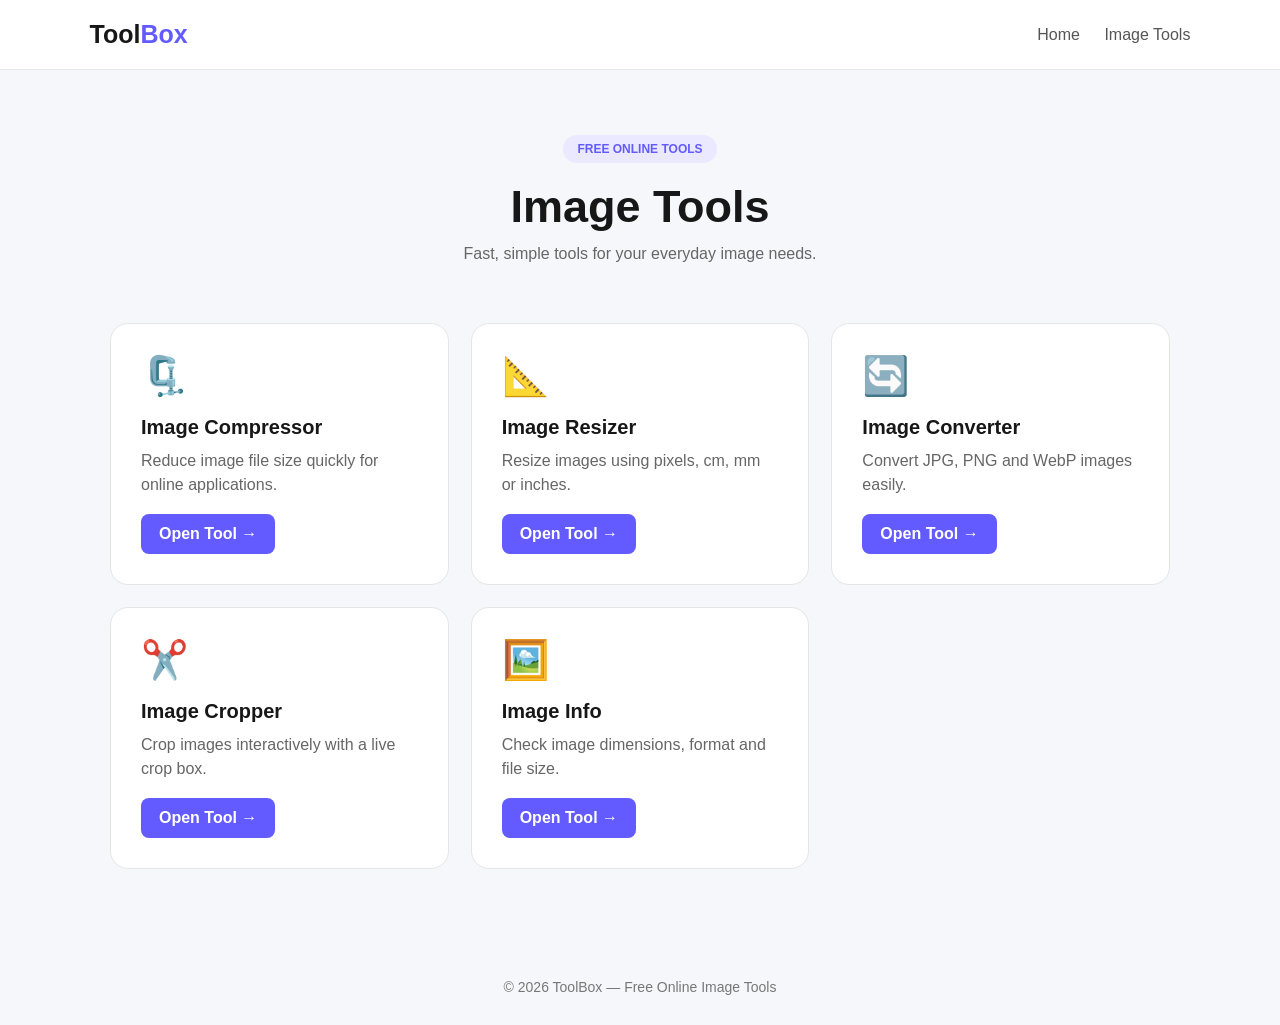
<file: index.html>
<!DOCTYPE html>
<html lang="en">
<head>
    <meta charset="UTF-8">
    <meta name="viewport" content="width=device-width, initial-scale=1.0">

    <title>ToolBox - Free Image Tools</title>
    <meta name="description"
          content="Free online image compressor, resizer, converter, cropper and image information tools.">

    <link rel="stylesheet" href="style.css">
</head>

<body>

<header class="navbar">

    <div class="logo">
        Tool<span>Box</span>
    </div>

    <nav>
        <a href="#" onclick="showHome()">Home</a>
        <a href="#" onclick="showHome()">Image Tools</a>
    </nav>

</header>


<!-- ================= HOME ================= -->

<section id="home">

    <div class="hero">

        <span class="badge">FREE ONLINE TOOLS</span>

        <h1>Image Tools</h1>

        <p>
            Fast, simple tools for your everyday image needs.
        </p>

    </div>


    <div class="container">

        <div class="tools-grid">

            <div class="tool-card" onclick="openTool('compressor')">
                <div class="tool-icon">🗜️</div>
                <h2>Image Compressor</h2>
                <p>
                    Reduce image file size quickly for online applications.
                </p>
                <button>Open Tool →</button>
            </div>


            <div class="tool-card" onclick="openTool('resizer')">
                <div class="tool-icon">📐</div>
                <h2>Image Resizer</h2>
                <p>
                    Resize images using pixels, cm, mm or inches.
                </p>
                <button>Open Tool →</button>
            </div>


            <div class="tool-card" onclick="openTool('converter')">
                <div class="tool-icon">🔄</div>
                <h2>Image Converter</h2>
                <p>
                    Convert JPG, PNG and WebP images easily.
                </p>
                <button>Open Tool →</button>
            </div>


            <div class="tool-card" onclick="openTool('cropper')">
                <div class="tool-icon">✂️</div>
                <h2>Image Cropper</h2>
                <p>
                    Crop images interactively with a live crop box.
                </p>
                <button>Open Tool →</button>
            </div>


            <div class="tool-card" onclick="openTool('info')">
                <div class="tool-icon">🖼️</div>
                <h2>Image Info</h2>
                <p>
                    Check image dimensions, format and file size.
                </p>
                <button>Open Tool →</button>
            </div>

        </div>

    </div>

</section>


<!-- ================= COMPRESSOR ================= -->

<section id="compressor" class="tool-page">

    <button class="back" onclick="showHome()">← Back</button>

    <h2>🗜️ Image Compressor</h2>

    <label class="upload-box" for="compressInput">

        <div class="upload-icon">🖼️</div>

        <strong>Choose or drop an image</strong>

        <span>JPG, PNG or WebP</span>

    </label>

    <input
        type="file"
        id="compressInput"
        accept="image/jpeg,image/png,image/webp"
        hidden
    >

    <img id="compressPreview" class="preview">


    <div id="compressControls" class="panel" hidden>

        <h3>Target file size</h3>

        <div class="target-display">
            <strong id="targetValue">200 KB</strong>
        </div>

        <input
            type="range"
            id="sizeSlider"
            min="20"
            max="2000"
            value="200"
            step="10"
        >

        <div class="quick-grid">

            <button class="quick-size" data-size="100">
                Under 100 KB
            </button>

            <button class="quick-size active" data-size="200">
                Under 200 KB
            </button>

            <button class="quick-size" data-size="500">
                Under 500 KB
            </button>

        </div>

        <button class="primary full" onclick="compressImage()">
            ⚡ Compress & Download
        </button>

    </div>

    <div id="compressResult" class="result"></div>

</section>


<!-- ================= RESIZER ================= -->

<section id="resizer" class="tool-page">

    <button class="back" onclick="showHome()">← Back</button>

    <h2>📐 Image Resizer</h2>

    <p class="tool-description">
        Quickly resize your image for forms, websites and social media.
    </p>


    <label class="upload-box" for="resizeInput">

        <div class="upload-icon">📷</div>

        <strong>Choose or drop an image</strong>

        <span>JPG, PNG or WebP</span>

    </label>

    <input
        type="file"
        id="resizeInput"
        accept="image/*"
        hidden
    >


    <div id="resizeWorkspace" hidden>

        <img id="resizePreview" class="preview">


        <div class="panel">

            <div class="section-title">
                Dimensions
            </div>


            <div class="row">

                <div class="field">

                    <label>Width</label>

                    <input
                        type="number"
                        id="resizeWidth"
                        min="1"
                    >

                </div>


                <div class="lock-area">

                    <button
                        id="ratioLock"
                        class="lock-button active"
                        onclick="toggleRatioLock()">

                        🔒

                    </button>

                </div>


                <div class="field">

                    <label>Height</label>

                    <input
                        type="number"
                        id="resizeHeight"
                        min="1"
                    >

                </div>

            </div>


            <div class="row">

                <div class="field">

                    <label>Unit</label>

                    <select id="resizeUnit">

                        <option value="px">Pixels (px)</option>
                        <option value="cm">Centimeters (cm)</option>
                        <option value="mm">Millimeters (mm)</option>
                        <option value="in">Inches (in)</option>

                    </select>

                </div>


                <div class="field">

                    <label>DPI</label>

                    <select id="resizeDpi">

                        <option value="72">72 DPI</option>
                        <option value="96">96 DPI</option>
                        <option value="150">150 DPI</option>
                        <option value="300" selected>300 DPI</option>
                        <option value="600">600 DPI</option>

                    </select>

                </div>

            </div>


            <div class="presets">

                <div class="section-title">
                    Quick sizes
                </div>

                <div class="preset-grid">

                    <button onclick="setResizePreset(300,400)">
                        300 × 400 px
                    </button>

                    <button onclick="setResizePreset(600,600)">
                        600 × 600 px
                    </button>

                    <button onclick="setResizePreset(1080,1080)">
                        1080 × 1080 px
                    </button>

                    <button onclick="setResizePreset(1920,1080)">
                        1920 × 1080 px
                    </button>

                </div>

            </div>


            <div class="resize-meta" id="resizeMeta"></div>


            <button
                class="primary full"
                onclick="resizeImage()">

                📐 Resize & Download

            </button>

        </div>

    </div>


    <div id="resizeResult" class="result"></div>

</section>


<!-- ================= CONVERTER ================= -->

<section id="converter" class="tool-page">

    <button class="back" onclick="showHome()">← Back</button>

    <h2>🔄 Image Converter</h2>

    <p class="tool-description">
        Convert your image to JPG, PNG or WebP.
    </p>


    <label class="upload-box" for="convertInput">

        <div class="upload-icon">🔄</div>

        <strong>Choose an image</strong>

        <span>JPG, PNG or WebP</span>

    </label>

    <input
        type="file"
        id="convertInput"
        accept="image/*"
        hidden
    >


    <img id="convertPreview" class="preview">


    <div id="convertControls" class="panel" hidden>

        <label>Convert to</label>

        <select id="format">

            <option value="image/jpeg">JPG</option>
            <option value="image/png">PNG</option>
            <option value="image/webp">WebP</option>

        </select>

        <button
            class="primary full"
            onclick="convertImage()">

            🔄 Convert & Download

        </button>

    </div>


    <div id="convertResult" class="result"></div>

</section>


<!-- ================= CROPPER ================= -->

<section id="cropper" class="tool-page">

    <button class="back" onclick="showHome()">← Back</button>

    <h2>✂️ Image Cropper</h2>

    <p class="tool-description">
        Drag the crop box and adjust its corners.
    </p>


    <label class="upload-box" for="cropInput">

        <div class="upload-icon">✂️</div>

        <strong>Choose an image</strong>

        <span>JPG, PNG or WebP</span>

    </label>

    <input
        type="file"
        id="cropInput"
        accept="image/*"
        hidden
    >


    <div id="cropWorkspace" class="crop-workspace" hidden>

        <div id="cropStage" class="crop-stage">

            <img id="cropImage">

            <div id="cropOverlay">

                <div id="cropBox">

                    <div class="grid-line vertical v1"></div>
                    <div class="grid-line vertical v2"></div>

                    <div class="grid-line horizontal h1"></div>
                    <div class="grid-line horizontal h2"></div>


                    <span class="handle nw" data-handle="nw"></span>
                    <span class="handle n" data-handle="n"></span>
                    <span class="handle ne" data-handle="ne"></span>

                    <span class="handle w" data-handle="w"></span>
                    <span class="handle e" data-handle="e"></span>

                    <span class="handle sw" data-handle="sw"></span>
                    <span class="handle s" data-handle="s"></span>
                    <span class="handle se" data-handle="se"></span>

                </div>

            </div>

        </div>


        <div class="crop-controls panel">

            <div class="section-title">
                Aspect ratio
            </div>

            <div class="aspect-grid">

                <button
                    class="aspect active"
                    data-ratio="free">

                    Free

                </button>

                <button
                    class="aspect"
                    data-ratio="1">

                    1 : 1

                </button>

                <button
                    class="aspect"
                    data-ratio="1.333333">

                    4 : 3

                </button>

                <button
                    class="aspect"
                    data-ratio="1.777778">

                    16 : 9

                </button>

                <button
                    class="aspect"
                    data-ratio="0.75">

                    3 : 4

                </button>

                <button
                    class="aspect"
                    data-ratio="0.666667">

                    2 : 3

                </button>

            </div>


            <div class="crop-info">

                Crop:
                <strong id="cropDimensions">
                    -
                </strong>

            </div>


            <button
                class="primary full"
                onclick="cropImage()">

                ✂️ Crop & Download

            </button>

        </div>

    </div>


    <div id="cropResult" class="result"></div>

</section>


<!-- ================= IMAGE INFO ================= -->

<section id="info" class="tool-page">

    <button class="back" onclick="showHome()">← Back</button>

    <h2>🖼️ Image Information</h2>

    <p class="tool-description">
        Quickly check the basic information of an image.
    </p>


    <label class="upload-box" for="infoInput">

        <div class="upload-icon">🖼️</div>

        <strong>Choose an image</strong>

        <span>JPG, PNG or WebP</span>

    </label>

    <input
        type="file"
        id="infoInput"
        accept="image/*"
        hidden
    >


    <div id="infoResult" class="result"></div>

</section>


<footer>
    © 2026 ToolBox — Free Online Image Tools
</footer>


<script src="script.js"></script>

</body>
</html>
</file>
<file: style.css>
* {
    box-sizing: border-box;
    margin: 0;
    padding: 0;
}

body {
    font-family: Arial, sans-serif;
    background: #f6f7fb;
    color: #171717;
}

button,
input,
select {
    font: inherit;
}


/* ================= NAVBAR ================= */

.navbar {
    height: 70px;
    background: white;
    border-bottom: 1px solid #e5e5e5;

    display: flex;
    align-items: center;
    justify-content: space-between;

    padding: 0 7%;
}

.logo {
    font-size: 25px;
    font-weight: 800;
}

.logo span {
    color: #635bff;
}

.navbar a {
    text-decoration: none;
    color: #555;
    margin-left: 20px;
}


/* ================= HERO ================= */

.hero {
    text-align: center;
    padding: 65px 20px 40px;
}

.badge {
    display: inline-block;

    background: #ebe9ff;
    color: #635bff;

    padding: 7px 14px;

    border-radius: 20px;

    font-size: 12px;
    font-weight: bold;
}

.hero h1 {
    font-size: 45px;
    margin-top: 18px;
}

.hero p {
    margin-top: 12px;
    color: #666;
}


/* ================= CONTAINER ================= */

.container {
    max-width: 1100px;
    margin: auto;
    padding: 20px;
}


/* ================= TOOL CARDS ================= */

.tools-grid {
    display: grid;
    grid-template-columns: repeat(3, 1fr);
    gap: 22px;
}

.tool-card {
    background: white;
    padding: 30px;

    border-radius: 18px;
    border: 1px solid #e5e5e5;

    cursor: pointer;
    transition: .2s;
}

.tool-card:hover {
    transform: translateY(-5px);
    box-shadow: 0 12px 30px rgba(0,0,0,.08);
}

.tool-icon {
    font-size: 38px;
    margin-bottom: 18px;
}

.tool-card h2 {
    font-size: 20px;
    margin-bottom: 10px;
}

.tool-card p {
    color: #666;
    line-height: 1.5;
    min-height: 65px;
}

button {
    border: none;
    background: #635bff;
    color: white;

    padding: 11px 18px;

    border-radius: 8px;

    cursor: pointer;
    font-weight: bold;
}

button:hover {
    background: #5149e6;
}


/* ================= TOOL PAGE ================= */

.tool-page {
    display: none;

    max-width: 800px;
    margin: 30px auto;

    padding: 30px;

    background: white;

    border-radius: 18px;

    border: 1px solid #e5e5e5;
}

.tool-page h2 {
    margin-bottom: 8px;
}

.tool-description {
    color: #666;
    margin-bottom: 22px;
    line-height: 1.5;
}

.back {
    background: #eee;
    color: #333;
    margin-bottom: 25px;
}

.back:hover {
    background: #ddd;
}


/* ================= UPLOAD ================= */

.upload-box {
    border: 2px dashed #bbb;

    border-radius: 15px;

    padding: 42px 20px;

    text-align: center;

    display: flex;
    flex-direction: column;

    align-items: center;

    cursor: pointer;

    transition: .2s;
}

.upload-box:hover {
    border-color: #635bff;
    background: #faf9ff;
}

.upload-icon {
    font-size: 42px;
    margin-bottom: 12px;
}

.upload-box span {
    color: #777;
    font-size: 14px;
    margin-top: 7px;
}


/* ================= PREVIEW ================= */

.preview {
    display: block;

    max-width: 100%;
    max-height: 350px;

    margin: 22px auto;

    border-radius: 10px;
}


/* ================= PANEL ================= */

.panel {
    margin-top: 20px;

    padding: 22px;

    background: #f8f8fb;

    border-radius: 14px;
}

.section-title {
    font-weight: bold;
    margin-bottom: 14px;
}


/* ================= FORM ================= */

.field {
    flex: 1;
}

.field label,
.panel > label {
    display: block;

    font-size: 14px;

    font-weight: bold;

    margin-bottom: 7px;
}

input[type="number"],
select {
    width: 100%;

    padding: 12px;

    border: 1px solid #ccc;

    border-radius: 8px;

    background: white;
}

.row {
    display: flex;
    gap: 12px;
    align-items: end;

    margin-bottom: 16px;
}

.lock-area {
    padding-bottom: 1px;
}

.lock-button {
    width: 45px;
    height: 45px;

    padding: 0;

    background: white;
    color: #555;

    border: 1px solid #ccc;
}

.lock-button.active {
    background: #635bff;
    color: white;
    border-color: #635bff;
}


/* ================= RANGE ================= */

.target-display {
    text-align: center;
    margin-bottom: 10px;
}

.target-display strong {
    font-size: 25px;
    color: #635bff;
}

input[type="range"] {
    width: 100%;
    cursor: pointer;
}


/* ================= QUICK BUTTONS ================= */

.quick-grid,
.preset-grid,
.aspect-grid {
    display: grid;
    gap: 9px;
}

.quick-grid {
    grid-template-columns: repeat(3, 1fr);
    margin: 16px 0;
}

.preset-grid {
    grid-template-columns: repeat(2, 1fr);
}

.aspect-grid {
    grid-template-columns: repeat(3, 1fr);
}

.quick-size,
.preset-grid button,
.aspect {
    background: white;
    color: #333;

    border: 1px solid #ccc;
}

.quick-size:hover,
.preset-grid button:hover,
.aspect:hover {
    border-color: #635bff;
    background: #faf9ff;
}

.quick-size.active,
.aspect.active {
    background: #635bff;
    color: white;
    border-color: #635bff;
}


/* ================= PRIMARY ================= */

.primary {
    background: #635bff;
    color: white;
}

.primary:hover {
    background: #5149e6;
}

.full {
    width: 100%;
    margin-top: 12px;
    padding: 14px;
}


/* ================= RESIZER ================= */

.resize-meta {
    margin-top: 15px;

    padding: 12px;

    background: white;

    border-radius: 8px;

    color: #666;

    font-size: 14px;
}


/* ================= RESULT ================= */

.result {
    display: none;

    margin-top: 20px;

    padding: 20px;

    background: #f1f8f3;

    border-radius: 10px;

    text-align: center;

    line-height: 1.7;
}

.result strong {
    font-size: 18px;
}

.result a {
    text-decoration: none;
    display: inline-block;
    margin-top: 10px;
}


/* ================= CROPPER ================= */

.crop-workspace {
    margin-top: 20px;
}

.crop-stage {
    position: relative;

    width: 100%;

    max-height: 550px;

    overflow: hidden;

    background: #222;

    border-radius: 12px;
}

.crop-stage img {
    display: block;

    width: 100%;
    height: auto;
}

#cropOverlay {
    position: absolute;

    inset: 0;

    pointer-events: none;
}

#cropBox {
    position: absolute;

    left: 10%;
    top: 10%;

    width: 80%;
    height: 80%;

    border: 2px solid white;

    box-shadow:
        0 0 0 9999px rgba(0,0,0,.55);

    pointer-events: auto;

    cursor: move;

    touch-action: none;
}

.grid-line {
    position: absolute;
    background: rgba(255,255,255,.5);
    pointer-events: none;
}

.grid-line.vertical {
    top: 0;
    bottom: 0;
    width: 1px;
}

.v1 {
    left: 33.33%;
}

.v2 {
    left: 66.66%;
}

.grid-line.horizontal {
    left: 0;
    right: 0;
    height: 1px;
}

.h1 {
    top: 33.33%;
}

.h2 {
    top: 66.66%;
}


/* CROP HANDLES */

.handle {
    position: absolute;

    width: 16px;
    height: 16px;

    background: white;

    border: 2px solid #635bff;

    border-radius: 50%;

    z-index: 5;
}

.handle.nw {
    left: -9px;
    top: -9px;
    cursor: nwse-resize;
}

.handle.n {
    left: calc(50% - 8px);
    top: -9px;
    cursor: ns-resize;
}

.handle.ne {
    right: -9px;
    top: -9px;
    cursor: nesw-resize;
}

.handle.w {
    left: -9px;
    top: calc(50% - 8px);
    cursor: ew-resize;
}

.handle.e {
    right: -9px;
    top: calc(50% - 8px);
    cursor: ew-resize;
}

.handle.sw {
    left: -9px;
    bottom: -9px;
    cursor: nesw-resize;
}

.handle.s {
    left: calc(50% - 8px);
    bottom: -9px;
    cursor: ns-resize;
}

.handle.se {
    right: -9px;
    bottom: -9px;
    cursor: nwse-resize;
}

.crop-info {
    margin-top: 16px;

    text-align: center;

    color: #666;
}


/* ================= FOOTER ================= */

footer {
    text-align: center;

    margin-top: 60px;

    padding: 30px;

    color: #777;

    font-size: 14px;
}


/* ================= MOBILE ================= */

@media(max-width:800px) {

    .navbar {
        padding: 0 20px;
    }

    .navbar nav {
        display: none;
    }

    .hero h1 {
        font-size: 36px;
    }

    .tools-grid {
        grid-template-columns: 1fr;
    }

    .tool-page {
        margin: 20px;
        padding: 20px;
    }

    .row {
        flex-wrap: wrap;
    }

    .field {
        min-width: 100%;
    }

    .lock-area {
        order: 3;
        width: 100%;
    }

    .lock-button {
        width: 100%;
    }

    .quick-grid {
        grid-template-columns: 1fr;
    }

    .aspect-grid {
        grid-template-columns: repeat(2, 1fr);
    }

    .preset-grid {
        grid-template-columns: 1fr;
    }

    .crop-stage {
        max-height: 450px;
    }
}
</file>
